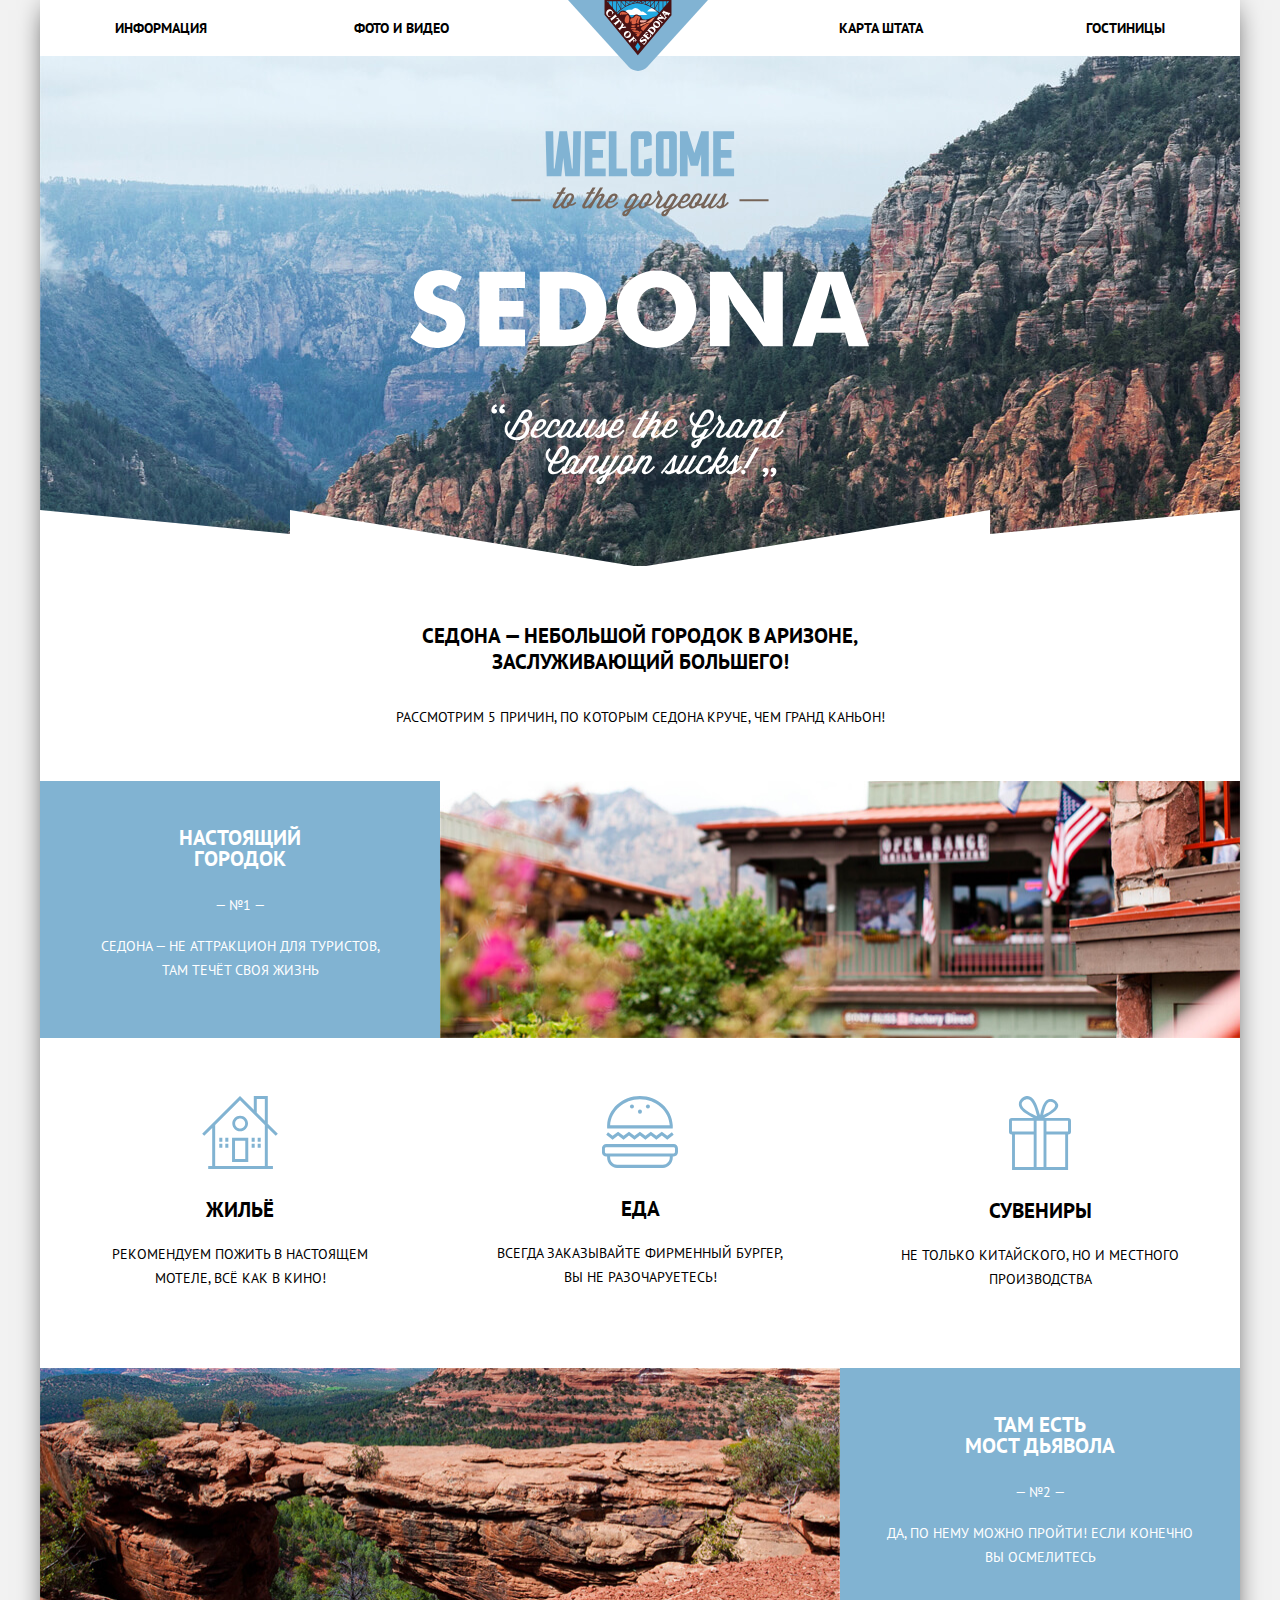
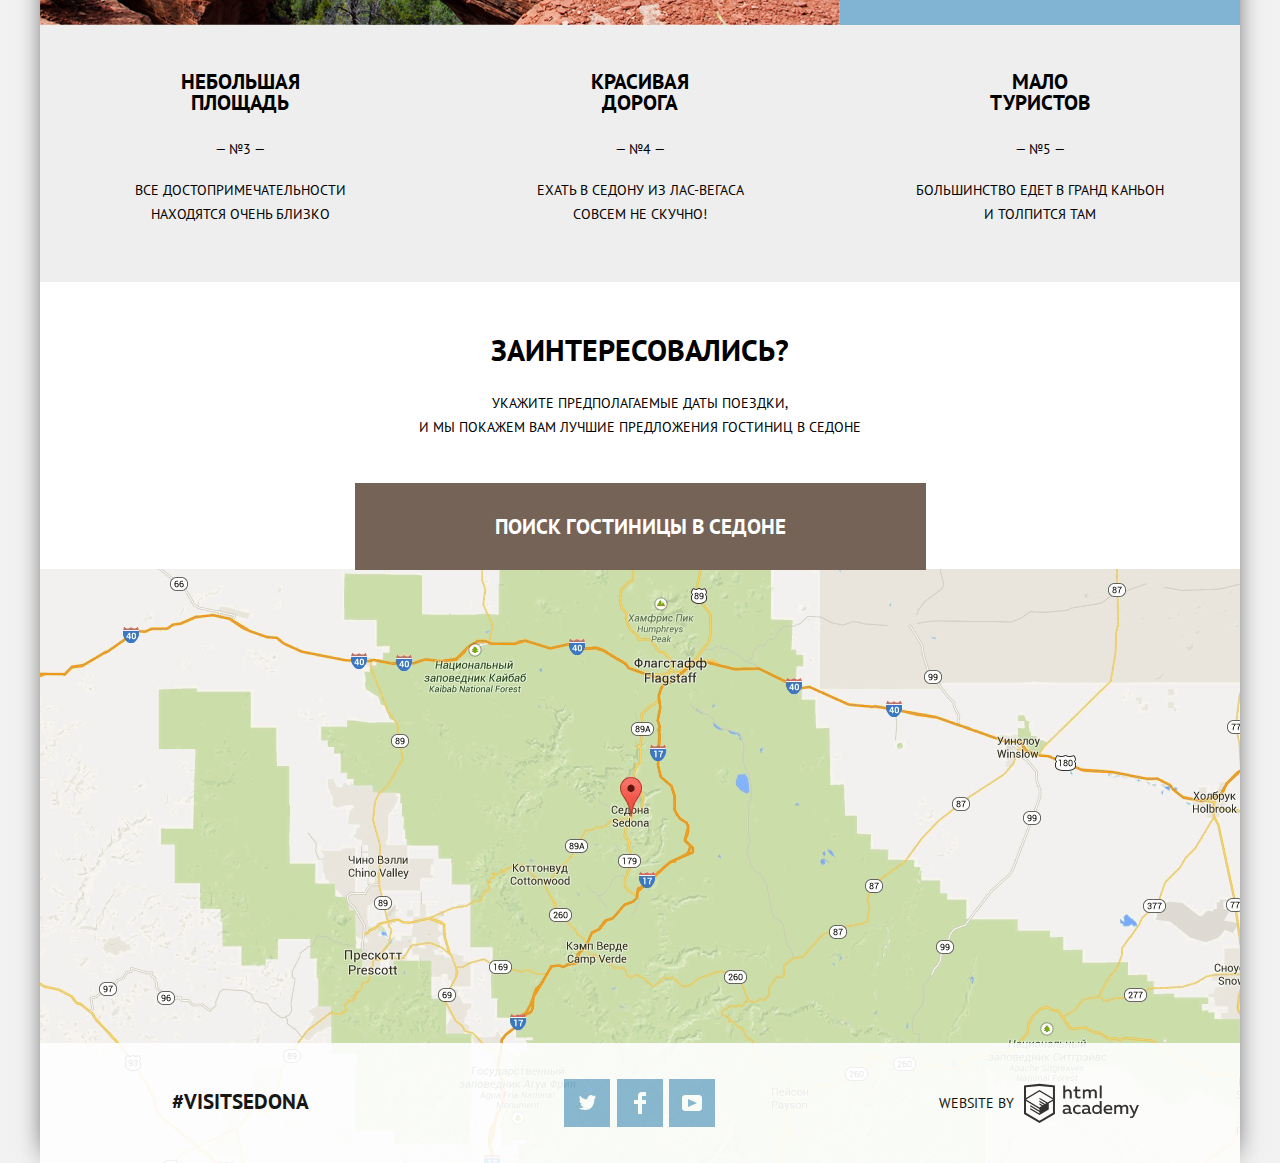
<file: index.html>
<!DOCTYPE html>
<html lang="ru">
  <head>
    <meta charset="utf-8">
    <title>Город Седона</title>
    <link href="https://fonts.googleapis.com/css?family=PT+Sans:400,700&amp;subset=cyrillic-ext" rel="stylesheet">
    <link href="css/normalize.css" rel="stylesheet">
    <link href="css/min-style.css" rel="stylesheet"> 
    <!-- <link rel="stylesheet" type="text/css" href="css/style.css"> -->
  </head>
  <body>
    <header class="main-header">
      <nav class="main-navigation">
        <a class="main-header-logo" href="#"><img src="img/logo-sedona.svg" alt="Логотип города Седона" width="140" height="71"></a>
        <ul class="site-navigation">
          <li class="left-navigation info-navigation">
            <a href="info.html">Информация</a>
          </li>
          <li class="left-navigation photos-navigation">
            <a href="gallery.html">Фото и видео</a>
          </li>
          <li class="right-navigation map-navigation">
            <a href="map.html">Карта штата</a>
          </li>
          <li class="right-navigation hostel-navigation">
            <a href="catalog.html">Гостиницы</a>
          </li>
        </ul> 
      </nav>
      <div class="main-cover">
         <img src="img/index-bg2.jpg" width="1200" height="510" alt="">
      </div>
    </header> 
    <main class="container">
      <h1 class="visually-hidden">Город Седона</h1>
      <section class="features">
        <h2 class="visually-hidden">Преимущества</h2>
        <div class="features-title">
          <h2>Седона — небольшой городок в Аризоне, заслуживающий большего!</h2>
          <p>Рассмотрим 5 причин, по которым Седона круче, чем гранд каньон!</p>
        </div>
        <ul class="features-list">
          <li class="feature-item-select">
            <div class="feature-item">
              <h3>Настоящий городок</h3>
              <p class="number">— №1 —</p>
              <p class="description">Седона — не аттракцион для туристов, там течёт своя жизнь</p>
            </div>
            <img src="img/real-town.jpg" alt="Настоящий городок" width="800" height="256">
          </li>
          <li>
            <ul class="more-advanture">
              <li class="feature-item"> 
                <img src="img/icon-1.svg" alt="Иконка жилья" width="76" height="76">
                <h3>Жильё</h3>
                <p class="description">Рекомендуем пожить в настоящем мотеле, всё как в кино!</p>
              </li>
              <li class="feature-item">
                <img src="img/icon-3.svg" alt="Иконка еды" width="76" height="76">
                <h3>Еда</h3>
                <p class="description">Всегда заказывайте фирменный бургер, вы не разочаруетесь!</p>
              </li>
              <li class="feature-item">
                <img src="img/icon-2.svg" alt="Иконка сувениров" width="62" height="76">
                <h3>Сувениры</h3>
                <p class="description">Не только китайского, но и местного производства</p>
              </li>
            </ul> 
          </li>
          <li class="feature-item-select">
            <img src="img/bridge.jpg" alt="Фотография моста дьявола" width="800" height="256">
            <div class="feature-item">
              <h3>Там есть<br>Мост дьявола</h3>
              <p class="number">— №2 —</p>
              <p class="description">Да, по нему можно пройти! Если конечно вы осмелитесь</p>
            </div>
          </li>
        </ul>
        <ul class="wrap">
          <li class="feature-item item-wrapper">
            <h3>Небольшая площадь</h3>
            <p class="number">— №3 —</p>
            <p class="description">Все достопримечательности находятся очень близко</p>
          </li>
          <li class="feature-item item-wrapper">
            <h3>Красивая дорога</h3>
            <p class="number">— №4 —</p>
            <p class="description">Ехать в Седону из Лас-Вегаса совсем не скучно!</p>
          </li>
          <li class="feature-item item-wrapper">
            <h3>Мало туристов</h3>
            <p class="number">— №5 —</p>
            <p class="description">Большинство едет в гранд каньон и толпится там</p>
          </li>
        </ul>
      </section>
      <section class="appointment"> <!--Блок заинтересовались? ... -->
        <h2>Заинтересовались?</h2>
        <p class="appointment-info">Укажите предполагаемые даты поездки, <br> и мы покажем вам лучшие предложения гостиниц в седоне</p>
        <div class="wrapper">
          <a href="#" class="appointment-button">Поиск гостиницы в Седоне</a>
          <div class="modal"> <!-- Селектор "modal" используется для скриптов открытия и закрытия формы-->
            <div class="pop-up">
              <form class="appointment-form" action="https://echo.htmlacademy.ru" method="post">
                <div class="form">
                  <p class="appointment-item">
                    <label for="date-arrival">Дата заезда:</label>
                    <input id="date-arrival" type="text" name="date-arrival" value="24 апреля 2017"> <!-- required - функция при не заполнении формы-->
                    <button type="button" class="btn-calendar" name="calendar" aria-label="Показать календарь">
                      <svg xmlns="http://www.w3.org/2000/svg" width="21" height="22" viewBox="0 0 21 22"><path d="M19.251 2.025h-2.845V.648c0-.381-.294-.689-.656-.689-.363 0-.656.308-.656.689v1.377h-3.938V.648c0-.381-.294-.689-.655-.689-.363 0-.657.308-.657.689v1.377H5.906V.648c0-.381-.294-.689-.656-.689-.363 0-.657.308-.657.689v1.377H1.75C.784 2.025 0 2.847 0 3.862v16.302C0 21.179.784 22 1.75 22h17.501c.966 0 1.749-.821 1.749-1.836V3.862c0-1.015-.783-1.837-1.749-1.837zm.437 18.139a.448.448 0 0 1-.437.459H1.75a.45.45 0 0 1-.438-.459V3.862a.45.45 0 0 1 .438-.459h2.844v1.378c0 .381.294.689.657.689.362 0 .656-.308.656-.689V3.403h3.938v1.378c0 .381.294.689.657.689.361 0 .655-.308.655-.689V3.403h3.938v1.378c0 .381.293.689.656.689.362 0 .656-.308.656-.689V3.403h2.845c.241 0 .437.206.437.459v16.302z"/><path d="M4.594 8.225h2.625v2.066H4.594zM4.594 11.668h2.625v2.067H4.594zM4.594 15.112h2.625v2.066H4.594zM9.188 15.112h2.625v2.066H9.188zM9.188 11.668h2.625v2.067H9.188zM9.188 8.225h2.625v2.066H9.188zM13.781 15.112h2.625v2.066h-2.625zM13.781 11.668h2.625v2.067h-2.625zM13.781 8.225h2.625v2.066h-2.625z"/></svg>
                    </button>
                  </p>
                  <p class="appointment-item">
                    <label for="date-departure">Дата выезда:</label>
                    <input id="date-departure" type="text" name="date-departure" value="4 июля 2017"> <!--placeholder="4 июля 2017">-->
                    <button type="button" class="btn-calendar" name="calendar" aria-label="Показать календарь">
                      <svg xmlns="http://www.w3.org/2000/svg" width="21" height="22" viewBox="0 0 21 22">
                        <path d="M19.251 2.025h-2.845V.648c0-.381-.294-.689-.656-.689-.363 0-.656.308-.656.689v1.377h-3.938V.648c0-.381-.294-.689-.655-.689-.363 0-.657.308-.657.689v1.377H5.906V.648c0-.381-.294-.689-.656-.689-.363 0-.657.308-.657.689v1.377H1.75C.784 2.025 0 2.847 0 3.862v16.302C0 21.179.784 22 1.75 22h17.501c.966 0 1.749-.821 1.749-1.836V3.862c0-1.015-.783-1.837-1.749-1.837zm.437 18.139a.448.448 0 0 1-.437.459H1.75a.45.45 0 0 1-.438-.459V3.862a.45.45 0 0 1 .438-.459h2.844v1.378c0 .381.294.689.657.689.362 0 .656-.308.656-.689V3.403h3.938v1.378c0 .381.294.689.657.689.361 0 .655-.308.655-.689V3.403h3.938v1.378c0 .381.293.689.656.689.362 0 .656-.308.656-.689V3.403h2.845c.241 0 .437.206.437.459v16.302z"/>
                        <path d="M4.594 8.225h2.625v2.066H4.594zM4.594 11.668h2.625v2.067H4.594zM4.594 15.112h2.625v2.066H4.594zM9.188 15.112h2.625v2.066H9.188zM9.188 11.668h2.625v2.067H9.188zM9.188 8.225h2.625v2.066H9.188zM13.781 15.112h2.625v2.066h-2.625zM13.781 11.668h2.625v2.067h-2.625zM13.781 8.225h2.625v2.066h-2.625z"/>
                      </svg>
                    </button>
                  </p>
                  <div class="quantity">
                    <p class="adults">
                      <label for="appointment-adults" class="adults-label">Взрослые:</label>
                    </p>
                    <div class="adults-group">
                      <button type="button" class="number-less" name="minus" aria-label="Уменьшить количество взрослых">−</button>
                      <input id="appointment-adults" type="text" name="adults" value="2">
                      <button type="button" class="number-more" name="plus" aria-label="Увеличить количество взрослых">+</button>
                    </div>
                    <p class="children">
                      <label for="appointment-children" class="children-label">Дети:</label>
                    </p>
                    <div class="children-group">
                      <button type="button" class="number-less" name="minus" aria-label="Уменьшить количество детей">−</button>
                      <input id="appointment-children" type="text" name="children" value="0">
                      <button type="button" class="number-more" name="plus" aria-label="увеличить количесво детей">+</button>
                    </div>
                  </div>
                  <button class="button" type="submit">Найти</button>
                </div>
              </form>
            </div>
          </div>
        </div>
      </section>
      <section class="modal-map">
        <h2 class="visually-hidden">Как до нас добраться</h2>
        <img src="img/map.png" width="1200" height="593" alt="Небольшой город Седона находится на севере штата Аризона в США">
        <iframe src="https://www.google.com/maps/embed?pb=!1m18!1m12!1m3!1d24542.533519366385!2d-111.80307256160731!3d34.86148368827698!2m3!1f0!2f0!3f0!3m2!1i1024!2i768!4f13.1!3m3!1m2!1s0x872da132f942b00d%3A0x5548c523fa6c8efd!2z0KHQtdC00L7QvdCwLCDQkNGA0LjQt9C-0L3QsCA4NjMzNiwg0KHQqNCQ!5e0!3m2!1sru!2sru!4v1551609741434" width="1200" height="474" allowfullscreen></iframe>
      </section>
    </main>
    <footer class="main-footer index-footer">
      <div>
        <p class="hashtag-town">#visitSEDONA</p>
      </div>
      <div class="footer-social">
        <ul>
          <li>
            <a class="social-button" href="#">
              <span class="visually-hidden"> twitter</span>
              <svg xmlns="http://www.w3.org/2000/svg" xmlns:xlink="http://www.w3.org/1999/xlink" width="17" height="15" viewBox="0 0 17 15">
                <path fill="#FFF" d="M10.95.144c1.685-.496 2.984.27 3.577 1.179.673-.231 1.331-.481 2.011-.708a2.345 2.345 0 0 1-.857 1.768c.685.17 1.304-.491 1.304-.491-.169 1-1.006 1.788-1.563 2.024-.231 6.75-3.175 11.217-10.077 11.082h-.446c-.41 0-4.164-.46-4.898-1.887 2.271.196 3.893-.422 4.693-1.177-.96-.3-2.679-.477-2.979-2.95.349.106.564.228 1.19.119C1.705 8.247.374 7.53.448 5.33c.285.328 1.067.536 1.34.472C1.085 5.561-.182 2.442.894.85c1.818 1.854 3.735 3.606 7.152 3.773C8.254 2.33 9.183.793 10.95.144z"/>
              </svg>
            </a>
          </li>
          <li>
            <a class="social-button" href="#">
              <span class="visually-hidden">facebook</span>
              <svg xmlns="http://www.w3.org/2000/svg" width="12" height="22" viewBox="0 0 12 22">
                <path fill="#FFF" d="M12 4V0H8a4 4 0 0 0-4 4v4H0v4h4v10h4V12h4V8H8V4h4z"/>
              </svg>
            </a>
          </li>
          <li>
            <a class="social-button" href="#">
              <span class="visually-hidden">youtube</span>
              <svg xmlns="http://www.w3.org/2000/svg" xmlns:xlink="http://www.w3.org/1999/xlink" width="20" height="16" viewBox="0 0 20 16">
                <path fill="#FFF" d="M17 0H3C1.35 0 0 1.35 0 3v10c0 1.65 1.35 3 3 3h14c1.65 0 3-1.35 3-3V3c0-1.65-1.35-3-3-3zM6.027 11.998V4.002L15.014 8l-8.987 3.998z"/>
              </svg>
            </a>
          </li>
        </ul>
      </div>
      <div class="footer-copyright">
        <p>Website by</p> 
        <a class="logo-htmlacademy" href="https://htmlacademy.ru/intensive/htmlcss">
          <span class="visually-hidden">Разработано HTMLacademy</span> 
          <svg xmlns="http://www.w3.org/2000/svg" width="115" height="41" viewBox="0 0 108.08 36.85">
            <path d="M44.61,26.88a2,2,0,0,0,.55-0.1v1.33a3.25,3.25,0,0,1-1.18.21,1.67,1.67,0,0,1-1.67-1,4.84,4.84,0,0,1-3.14,1.08c-1.51,0-2.91-.83-2.91-2.55,0-2.13,2-2.79,3.71-2.79a11.08,11.08,0,0,1,2.17.25v-0.3c0-1-.76-1.77-2.19-1.77a7.42,7.42,0,0,0-3,.64v-1.7a10.21,10.21,0,0,1,3.19-.55c2.36,0,3.81,1.12,3.81,3.65v3a0.54,0.54,0,0,0,.49.59h0.17Zm-6.44-1.13A1.35,1.35,0,0,0,39.63,27h0.11a3.39,3.39,0,0,0,2.41-1V24.58a9.72,9.72,0,0,0-1.81-.21c-1,0-2.16.33-2.16,1.38h0Zm12.36-6.11a5,5,0,0,1,2.57.64V22a4.08,4.08,0,0,0-2.3-.7,2.75,2.75,0,1,0,0,5.49,5,5,0,0,0,2.43-.64v1.71a6.27,6.27,0,0,1-2.76.57A4.21,4.21,0,0,1,46,24.51q0-.21,0-0.41a4.32,4.32,0,0,1,4.18-4.46h0.38Zm12.17,7.24a2,2,0,0,0,.55-0.1v1.33a3.25,3.25,0,0,1-1.18.21,1.67,1.67,0,0,1-1.67-1,4.84,4.84,0,0,1-3.14,1.08c-1.51,0-2.91-.83-2.91-2.55,0-2.13,2-2.79,3.71-2.79a11.08,11.08,0,0,1,2.17.25v-0.3c0-1-.76-1.77-2.19-1.77a7.42,7.42,0,0,0-3,.64v-1.7a10.21,10.21,0,0,1,3.19-.55c2.36,0,3.81,1.12,3.81,3.65v3a0.54,0.54,0,0,0,.49.59h0.17Zm-6.44-1.13A1.35,1.35,0,0,0,57.73,27h0.11a3.39,3.39,0,0,0,2.41-1V24.58a9.72,9.72,0,0,0-1.81-.21c-1.06,0-2.16.33-2.16,1.38h0ZM73,16V28.2H71.35V26.88a3.88,3.88,0,0,1-3.19,1.54,4.4,4.4,0,0,1,0-8.78,3.81,3.81,0,0,1,3,1.3V16H73Zm-4.53,5.22a2.76,2.76,0,1,0,0,5.52A2.86,2.86,0,0,0,71.15,25V23A2.91,2.91,0,0,0,68.49,21.27ZM79,19.64c3.31,0,4.46,2.68,3.92,5.09H76.7c0.21,1.5,1.67,2.11,3.19,2.11a6.11,6.11,0,0,0,2.64-.59v1.6a7.14,7.14,0,0,1-3,.57C77,28.42,74.78,27,74.78,24a4.18,4.18,0,0,1,4-4.39H79Zm0.09,1.54a2.28,2.28,0,0,0-2.44,2.1v0.06H81.3A2,2,0,0,0,79.13,21.18Zm5.73,7V19.87h1.65v1a3.81,3.81,0,0,1,2.78-1.27A2.86,2.86,0,0,1,91.89,21a4.12,4.12,0,0,1,2.91-1.33A3.06,3.06,0,0,1,98,23V28.2h-1.9V23.05a1.59,1.59,0,0,0-1.42-1.75H94.42a2.8,2.8,0,0,0-2.07,1.12V28.2h-1.9V23.05A1.59,1.59,0,0,0,89,21.31H88.8a3,3,0,0,0-2.21,1.29v5.63H84.86Zm21.31-8.33h1.9l-3.91,9.46c-0.9,2.17-2.09,2.86-3.35,2.86a4.76,4.76,0,0,1-1.1-.14V30.46a2.86,2.86,0,0,0,.85.12c0.9,0,1.58-.64,2.07-1.9l0.17-.42-4-8.4h2l2.86,6.29ZM38.73,1.46V6.22a3.81,3.81,0,0,1,2.7-1.14,3.25,3.25,0,0,1,3.44,3.4v5.15H43V8.72a1.81,1.81,0,0,0-1.61-2h-0.3a2.93,2.93,0,0,0-2.32,1.39v5.52h-1.9V1.46h1.9ZM49.94,2.31v3h3V6.91h-3v3.81c0,1.1.5,1.46,1.58,1.46a4.49,4.49,0,0,0,1.69-.33v1.6A6.8,6.8,0,0,1,51,13.8a2.55,2.55,0,0,1-2.86-2.74V6.89H46.58V5.26h1.5V2.74Zm5.4,11.31V5.28H57v1A3.81,3.81,0,0,1,59.77,5a2.86,2.86,0,0,1,2.6,1.33A4.12,4.12,0,0,1,65.28,5,3.06,3.06,0,0,1,68.44,8.4v5.21h-1.9V8.46a1.59,1.59,0,0,0-1.42-1.75H64.89a2.8,2.8,0,0,0-2.07,1.12v5.78h-1.9V8.46A1.59,1.59,0,0,0,59.5,6.71H59.27A3,3,0,0,0,57.06,8v5.63H55.34ZM71.17,1.45H73V13.6H71.17V1.45ZM14.71,0H14.55L0,1.54V28.21l14.55,8.66,14.55-8.66V1.54Zm12.5,27.1L14.55,34.64,1.9,27.12V16.18l12.59,7.5V25L5.86,19.9v1.31l8.68,5.21v1.39L5.87,22.65V24l8.68,5.21,8.75-5.24V18.31L27.2,16V27.12Zm0-12.53-3.48,2-1.6,1L14.51,13v1.31L21,18.23H21l-0.14.09-1,.54-5.37-3.2V17l4.24,2.52-1,.67-3.2-1.9v1.31l2.1,1.24L14.5,22.1,2,14.65,14.51,7.11Zm0-1.32L14.49,5.76,1.91,13.25v-10L14.56,1.92,27.21,3.25v10h0Z" transform="translate(0 -0.02)" fill="#231f20"/>
          </svg>
        </a>
      </div>
    </footer>
    <script src="js/min-script.js"></script>
  </body>
</html>
</file>
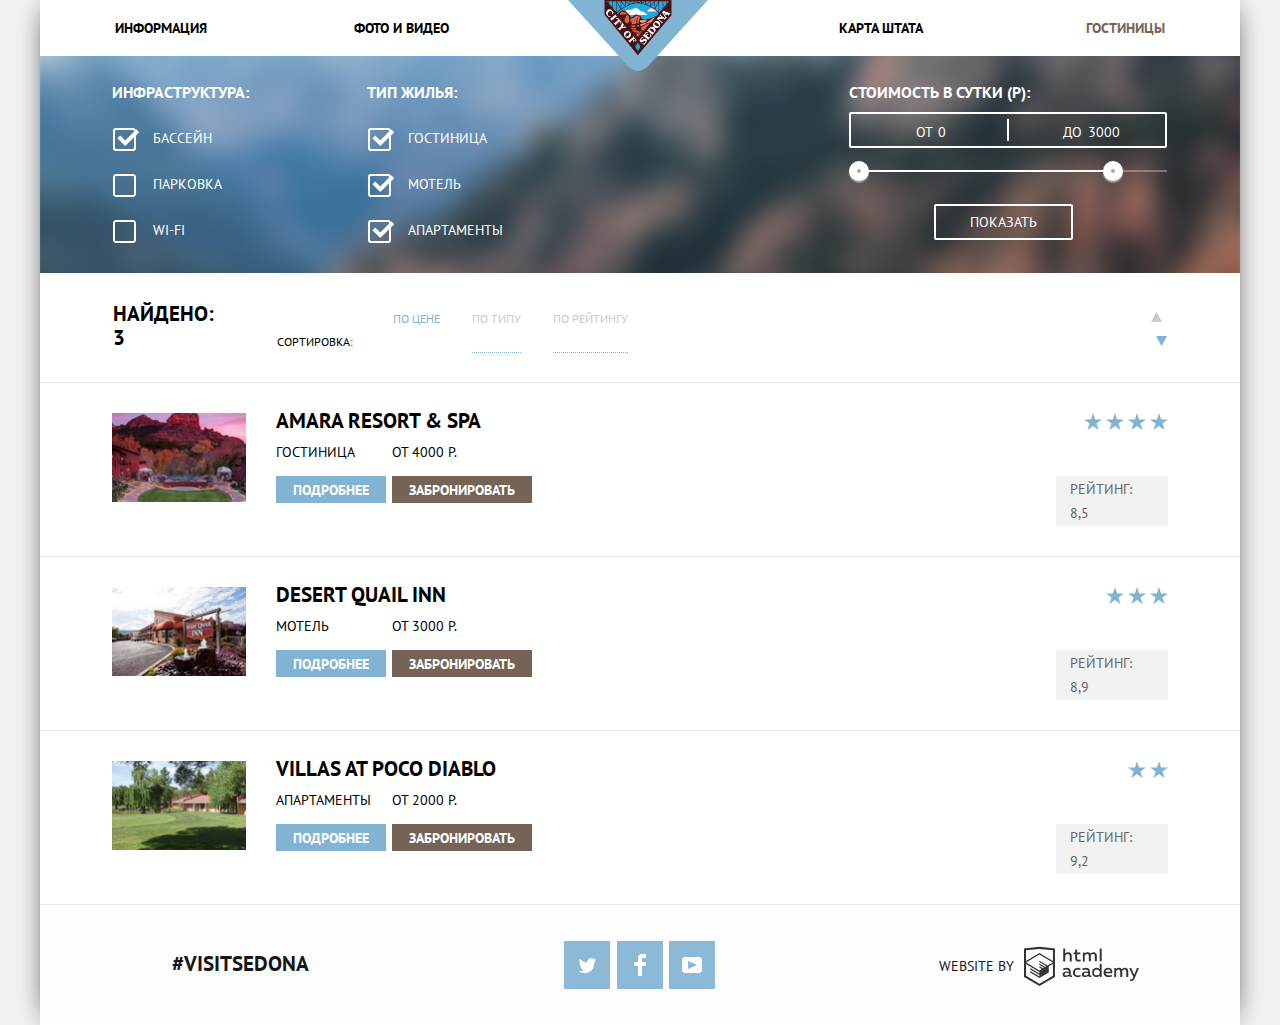
<file: catalog.html>
<!DOCTYPE html>
<html lang="ru">
  <head>
    <meta charset="utf-8">
    <title>Город Седона</title>
    <link href="https://fonts.googleapis.com/css?family=PT+Sans:400,700&amp;subset=cyrillic-ext" rel="stylesheet">
    <link href="css/normalize.css" rel="stylesheet">
    <link href="css/min-style.css" rel="stylesheet">
  </head>
  <body>
    <header class="main-header">
      <nav class="main-navigation">
        <a class="main-header-logo" href="index.html">
          <img src="img/logo-sedona.svg" alt="Логотип города Седона" width="140" height="71">
        </a>
        <ul class="site-navigation">
          <li class="left-navigation info-navigation">
            <a href="info.html">Информация</a>
          </li>
          <li class="left-navigation photos-navigation">
            <a href="gallery.html">Фото и видео</a>
          </li>
          <li class="right-navigation map-navigation">
            <a href="map.html">Карта штата</a>
          </li>
          <li class="site-navigation-current right-navigation hostel-navigation">
            <a href="catalog.html">Гостиницы</a>
          </li>
        </ul> 
      </nav>
    </header> 
    <main class="container">
      <h1 class="visually-hidden">Страница гостиницы</h1>
      <section class="filters">
        <h2 class="visually-hidden" >Инфраструктура:</h2>
        <form class="filter" method="get" action="https://echo.htmlacademy.ru">
          <fieldset>
            <legend class="filter-section">Инфраструктура:</legend>
            <ul>
              <li class="filter-option">
                <input class="filter-input filter-input-checkbox" type="checkbox" name="pool" id="filter-pool" checked> <!-- disabled -->
                <label class="disabled" for="filter-pool">Бассейн</label>
              </li>
              <li class="filter-option">
                <input class="filter-input filter-input-checkbox" type="checkbox" name="parking" id="filter-parking"> 
                <label class="disabled" for="filter-parking">Парковка</label>
              </li>
              <li class="filter-option">
                <input class="filter-input filter-input-checkbox" type="checkbox" name="Wi-fi" id="filter-Wi-fi"> <!-- disabled checked -->
                <label class="disabled" for="filter-Wi-fi">Wi-fi</label>
              </li>
            </ul>
          </fieldset>
          <fieldset class="type-home">
            <legend class="filter-section">Тип жилья:</legend>
            <ul>
              <li class="filter-option">
                <input class="filter-input filter-input-checkbox" type="checkbox" name="hostel" id="filter-hostel" checked> 
                <label class="disabled" for="filter-hostel">Гостиница</label>
              </li>
              <li class="filter-option">
                <input class="filter-input filter-input-checkbox" type="checkbox" name="motel" id="filter-motel" checked> 
                <label class="disabled" for="filter-motel">Мотель</label>
              </li>
              <li class="filter-option">
                <input class="filter-input filter-input-checkbox" type="checkbox" name="apartments" id="filter-apartments" checked>
                <label class="disabled" for="filter-apartments">Апартаменты</label>
              </li>
            </ul>
          </fieldset>
          <div class="filter-range">
            <div class="filter-range-title">Стоимость в сутки (р):</div>
            <div class="price-controls">
              <label class="min-price">от <input type="text" name="min-price" value="0"></label>
              <label class="max-price">до <input type="text" name="max-price" value="3000"></label>
            </div>
            <div class="range-controls">
              <div class="scale">
                <div class="bar"></div>
              </div>
              <div class="range-toggle range-toggle-min"></div>
              <div class="range-toggle range-toggle-max"></div>
            </div>
            <button class="btn-transparent" type="submit">Показать</button> 
          </div>
        </form>
      </section>
      <!-- Блок с сортировкой товаров - начало --- -->
      <section class="sort">
        <h2>Найдено: 3</h2>
        <p>Сортировка:</p>
        <div class="sorting">
          <div class="sort-item">
            <a class="sort-item-link active-sort-item" href="#">По цене</a>
            <a class="sort-item-link" href="#">По типу</a>
            <a class="sort-item-link" href="#">По рейтингу</a>
          </div>
          <div class="sort-up-down">
            <a class="sort-up" href="#">
              <svg xmlns="http://www.w3.org/2000/svg" width="11" height="10" viewBox="0 0 11 10"><path fill="#cacaca" d="M5.5 0L0 10h11z"/><title>Кнопка сортировки вверх</title></svg>
            </a>
            <a class="sort-down active-sort" href="#">
              <svg xmlns="http://www.w3.org/2000/svg" width="11" height="10" viewBox="0 0 11 10"><path fill="#cacaca" d="M5.5 10L0 0h11"/><title>Кнопка сортировки вниз</title></svg>
            </a>
          </div>
        </div>
      </section><!-- Блок с сортировкой товаров - конец --- -->
      <section class="catalog">
        <h2 class="visually-hidden">Список гостиниц в Седоне</h2>
        <ul class="catalog-list">
          <li class="catalog-item work">
            <div class="picture">
              <a href="#">
                <img src="img/amara-resort.jpg" alt="Фотография Amara Resort SPA" width="135" height="90">
              </a>
            </div>
            <section class="info-item">
              <div class="about">
                <h3 class="info-caption">Amara Resort & Spa</h3>
                <div class="info-about">
                  <div>
                    <p class="info-text">Гостиница</p>
                    <a href="#" class="info-link left"> Подробнее</a>
                  </div>
                  <div>
                    <p class="info-price">От 4000 Р.</p>
                    <a href="#" class="info-link right"> Забронировать</a>
                  </div>
                </div>
              </div>
            </section>
            <div class="star">
              <span aria-label="Популярность гостиницы: 4 звезды">
                <img src="img/star.svg" alt="Звезда 1" width="18" height="17">
                <img src="img/star.svg" alt="Звезда 2" width="18" height="17">
                <img src="img/star.svg" alt="Звезда 3" width="18" height="17">
                <img src="img/star.svg" alt="Звезда 4" width="18" height="17">
              </span>
              <p class="rating">Рейтинг: 8,5</p>
            </div>
          </li>
          <li class="catalog-item work">
            <div class="picture">
              <a href="#">
                <img src="img/desert-quail-inn.jpg" alt="Фотография Desert Quail Inn" width="135" height="90">
              </a>
            </div>
            <section class="info-item">
              <div class="about">
                <h3 class="info-caption">Desert Quail Inn</h3>
                <div class="info-about">
                  <div>
                    <p class="info-text">Мотель</p>
                    <a href="#" class="info-link left"> Подробнее</a>
                  </div>
                  <div>
                    <p class="info-price">От 3000 Р.</p>
                    <a href="#" class="info-link right"> Забронировать</a>
                  </div>
                </div>
              </div>
            </section>
            <div class="star">
              <span aria-label="Популярность гостиницы: 3 звезды">
                <img src="img/star.svg" alt="Звезда 1" width="18" height="17">
                <img src="img/star.svg" alt="Звезда 2" width="18" height="17">
                <img src="img/star.svg" alt="Звезда 3" width="18" height="17">
              </span> 
              <p class="rating">Рейтинг: 8,9</p>
            </div>
          </li>
          <li class="catalog-item work">
            <div class="picture">
              <a href="#">
                <img src="img/villas-at-poco-diablo.jpg" alt="Фотография Villas at Poco Diablo" width="135" height="90">
              </a>
            </div> 
            <section class="info-item">
              <div class="about">
                <h3 class="info-caption">Villas at Poco Diablo</h3>
                <div class="info-about">
                  <div>
                    <p class="info-text">Апартаменты</p>
                    <a href="#" class="info-link left"> Подробнее</a>
                  </div>
                  <div>
                    <p class="info-price">От 2000 Р.</p>
                    <a href="#" class="info-link right"> Забронировать</a>
                  </div>
                </div>
              </div>
            </section>
            <div class="star">
              <span aria-label="Популярность гостиницы: 2 звезды">
                <img src="img/star.svg" alt="Звезда 1" width="18" height="17">
                <img src="img/star.svg" alt="Звезда 2" width="18" height="17">
              </span> 
              <p class="rating">Рейтинг: 9,2</p>
            </div>
          </li>
        </ul>
      </section>
    </main>
    <footer class="main-footer">
      <div>
        <p class="hashtag-town">#visitSEDONA</p>
      </div>
      <div class="footer-social">
        <ul>
          <li>
            <a class="social-button" href="#">
              <span class="visually-hidden"> twitter</span>
              <svg xmlns="http://www.w3.org/2000/svg" xmlns:xlink="http://www.w3.org/1999/xlink" width="17" height="15" viewBox="0 0 17 15">
                <path fill="#FFF" d="M10.95.144c1.685-.496 2.984.27 3.577 1.179.673-.231 1.331-.481 2.011-.708a2.345 2.345 0 0 1-.857 1.768c.685.17 1.304-.491 1.304-.491-.169 1-1.006 1.788-1.563 2.024-.231 6.75-3.175 11.217-10.077 11.082h-.446c-.41 0-4.164-.46-4.898-1.887 2.271.196 3.893-.422 4.693-1.177-.96-.3-2.679-.477-2.979-2.95.349.106.564.228 1.19.119C1.705 8.247.374 7.53.448 5.33c.285.328 1.067.536 1.34.472C1.085 5.561-.182 2.442.894.85c1.818 1.854 3.735 3.606 7.152 3.773C8.254 2.33 9.183.793 10.95.144z"/>
              </svg>
            </a>
          </li>
          <li>
            <a class="social-button" href="#">
              <span class="visually-hidden">facebook</span>
              <svg xmlns="http://www.w3.org/2000/svg" width="12" height="22" viewBox="0 0 12 22">
                <path fill="#FFF" d="M12 4V0H8a4 4 0 0 0-4 4v4H0v4h4v10h4V12h4V8H8V4h4z"/>
              </svg>
            </a>
          </li>
          <li>
            <a class="social-button" href="#">
              <span class="visually-hidden">youtube</span>
              <svg xmlns="http://www.w3.org/2000/svg" xmlns:xlink="http://www.w3.org/1999/xlink" width="20" height="16" viewBox="0 0 20 16">
                <path fill="#FFF" d="M17 0H3C1.35 0 0 1.35 0 3v10c0 1.65 1.35 3 3 3h14c1.65 0 3-1.35 3-3V3c0-1.65-1.35-3-3-3zM6.027 11.998V4.002L15.014 8l-8.987 3.998z"/>
              </svg>
            </a>
          </li>
        </ul>
      </div>
      <div class="footer-copyright">
        <p>Website by</p> 
        <a class="logo-htmlacademy" href="https://htmlacademy.ru/intensive/htmlcss">
          <span class="visually-hidden">Разработано HTMLacademy</span> 
          <svg xmlns="http://www.w3.org/2000/svg" width="115" height="41" viewBox="0 0 108.08 36.85">
            <path d="M44.61,26.88a2,2,0,0,0,.55-0.1v1.33a3.25,3.25,0,0,1-1.18.21,1.67,1.67,0,0,1-1.67-1,4.84,4.84,0,0,1-3.14,1.08c-1.51,0-2.91-.83-2.91-2.55,0-2.13,2-2.79,3.71-2.79a11.08,11.08,0,0,1,2.17.25v-0.3c0-1-.76-1.77-2.19-1.77a7.42,7.42,0,0,0-3,.64v-1.7a10.21,10.21,0,0,1,3.19-.55c2.36,0,3.81,1.12,3.81,3.65v3a0.54,0.54,0,0,0,.49.59h0.17Zm-6.44-1.13A1.35,1.35,0,0,0,39.63,27h0.11a3.39,3.39,0,0,0,2.41-1V24.58a9.72,9.72,0,0,0-1.81-.21c-1,0-2.16.33-2.16,1.38h0Zm12.36-6.11a5,5,0,0,1,2.57.64V22a4.08,4.08,0,0,0-2.3-.7,2.75,2.75,0,1,0,0,5.49,5,5,0,0,0,2.43-.64v1.71a6.27,6.27,0,0,1-2.76.57A4.21,4.21,0,0,1,46,24.51q0-.21,0-0.41a4.32,4.32,0,0,1,4.18-4.46h0.38Zm12.17,7.24a2,2,0,0,0,.55-0.1v1.33a3.25,3.25,0,0,1-1.18.21,1.67,1.67,0,0,1-1.67-1,4.84,4.84,0,0,1-3.14,1.08c-1.51,0-2.91-.83-2.91-2.55,0-2.13,2-2.79,3.71-2.79a11.08,11.08,0,0,1,2.17.25v-0.3c0-1-.76-1.77-2.19-1.77a7.42,7.42,0,0,0-3,.64v-1.7a10.21,10.21,0,0,1,3.19-.55c2.36,0,3.81,1.12,3.81,3.65v3a0.54,0.54,0,0,0,.49.59h0.17Zm-6.44-1.13A1.35,1.35,0,0,0,57.73,27h0.11a3.39,3.39,0,0,0,2.41-1V24.58a9.72,9.72,0,0,0-1.81-.21c-1.06,0-2.16.33-2.16,1.38h0ZM73,16V28.2H71.35V26.88a3.88,3.88,0,0,1-3.19,1.54,4.4,4.4,0,0,1,0-8.78,3.81,3.81,0,0,1,3,1.3V16H73Zm-4.53,5.22a2.76,2.76,0,1,0,0,5.52A2.86,2.86,0,0,0,71.15,25V23A2.91,2.91,0,0,0,68.49,21.27ZM79,19.64c3.31,0,4.46,2.68,3.92,5.09H76.7c0.21,1.5,1.67,2.11,3.19,2.11a6.11,6.11,0,0,0,2.64-.59v1.6a7.14,7.14,0,0,1-3,.57C77,28.42,74.78,27,74.78,24a4.18,4.18,0,0,1,4-4.39H79Zm0.09,1.54a2.28,2.28,0,0,0-2.44,2.1v0.06H81.3A2,2,0,0,0,79.13,21.18Zm5.73,7V19.87h1.65v1a3.81,3.81,0,0,1,2.78-1.27A2.86,2.86,0,0,1,91.89,21a4.12,4.12,0,0,1,2.91-1.33A3.06,3.06,0,0,1,98,23V28.2h-1.9V23.05a1.59,1.59,0,0,0-1.42-1.75H94.42a2.8,2.8,0,0,0-2.07,1.12V28.2h-1.9V23.05A1.59,1.59,0,0,0,89,21.31H88.8a3,3,0,0,0-2.21,1.29v5.63H84.86Zm21.31-8.33h1.9l-3.91,9.46c-0.9,2.17-2.09,2.86-3.35,2.86a4.76,4.76,0,0,1-1.1-.14V30.46a2.86,2.86,0,0,0,.85.12c0.9,0,1.58-.64,2.07-1.9l0.17-.42-4-8.4h2l2.86,6.29ZM38.73,1.46V6.22a3.81,3.81,0,0,1,2.7-1.14,3.25,3.25,0,0,1,3.44,3.4v5.15H43V8.72a1.81,1.81,0,0,0-1.61-2h-0.3a2.93,2.93,0,0,0-2.32,1.39v5.52h-1.9V1.46h1.9ZM49.94,2.31v3h3V6.91h-3v3.81c0,1.1.5,1.46,1.58,1.46a4.49,4.49,0,0,0,1.69-.33v1.6A6.8,6.8,0,0,1,51,13.8a2.55,2.55,0,0,1-2.86-2.74V6.89H46.58V5.26h1.5V2.74Zm5.4,11.31V5.28H57v1A3.81,3.81,0,0,1,59.77,5a2.86,2.86,0,0,1,2.6,1.33A4.12,4.12,0,0,1,65.28,5,3.06,3.06,0,0,1,68.44,8.4v5.21h-1.9V8.46a1.59,1.59,0,0,0-1.42-1.75H64.89a2.8,2.8,0,0,0-2.07,1.12v5.78h-1.9V8.46A1.59,1.59,0,0,0,59.5,6.71H59.27A3,3,0,0,0,57.06,8v5.63H55.34ZM71.17,1.45H73V13.6H71.17V1.45ZM14.71,0H14.55L0,1.54V28.21l14.55,8.66,14.55-8.66V1.54Zm12.5,27.1L14.55,34.64,1.9,27.12V16.18l12.59,7.5V25L5.86,19.9v1.31l8.68,5.21v1.39L5.87,22.65V24l8.68,5.21,8.75-5.24V18.31L27.2,16V27.12Zm0-12.53-3.48,2-1.6,1L14.51,13v1.31L21,18.23H21l-0.14.09-1,.54-5.37-3.2V17l4.24,2.52-1,.67-3.2-1.9v1.31l2.1,1.24L14.5,22.1,2,14.65,14.51,7.11Zm0-1.32L14.49,5.76,1.91,13.25v-10L14.56,1.92,27.21,3.25v10h0Z" transform="translate(0 -0.02)" fill="#231f20"/>
          </svg>
        </a>
      </div>
    </footer>
  </body>
</html>
</file>
<file: css/min-style.css>
*{-webkit-box-sizing:border-box;box-sizing:border-box}.main-header-logo{position:absolute;left:44%}body{margin:0 auto;width:1200px;font-family:"PT Sans",Arial,sans-serif;font-size:14px;line-height:24px;color:#000;text-transform:uppercase;background-color:#f2f2f2;background-repeat:no-repeat;-webkit-box-shadow:0 0 28px -10px #000;box-shadow:0 0 28px -10px #000;position:relative}a{text-decoration:none}img{max-width:100%;height:auto}.visually-hidden:not(:focus):not(:active),input[type="checkbox"].visually-hidden{position:absolute;clip:rect(0 0 0 0);width:1;height:1;margin:-1;border:0;padding:0;white-space:nowrap;-webkit-clip-path:inset(100%);clip-path:inset(100%);overflow:hidden}.filter{padding-top:26px;padding-right:73px;padding-bottom:0;padding-left:70px;min-height:217px;color:#000;background-color:#698cb2;background-image:url(../img/filter-background.jpg);background-position:top center;background-repeat:no-repeat;display:-webkit-box;display:-ms-flexbox;display:flex;-webkit-box-pack:justify;-ms-flex-pack:justify;justify-content:space-between}.filter legend{margin-bottom:25px}.filter fieldset{padding:0;color:#fff;border:none}.filter ul{list-style:none;line-height:21px;padding:0;margin:0;width:155px}.filter-option{margin-bottom:25px;padding-left:24px}.filter-input{opacity:0}.filter-input:hover label,.filter-input:focus label{color:#fff}.filter-option label{position:relative;display:inline-block;cursor:pointer;-webkit-user-select:none;-moz-user-select:none;-ms-user-select:none;user-select:none}.filter-input-checkbox + label::before{content:"";position:absolute;top:0;left:-40px;width:23px;height:23px;background-image:url(../img/checkbox-off.svg);background-repeat:no-repeat}.filter-input-checkbox:checked + label::after{content:"";position:absolute;top:0;left:-40px;width:27px;height:23px;background-image:url(../img/checkbox-on.svg);background-repeat:no-repeat}.filter-input:focus + label::before{outline:rgb(59,153,252) auto 3px;outline-style:solid}.filter-input-checkbox:disabled + .disable,.filter-input-checkbox:disabled + .disabled::before{opacity:.3}.filter-button[type="submit"]{font-weight:400;color:#fff;border:2px solid white;border-radius:2px;width:141px;height:40px;text-align:center;vertical-align:middle;background:transparent;text-transform:uppercase}.filter-button[type="submit"]:hover,.filter-button[type="submit"]:active{color:#000;background-color:#fff}.filter-section{font-size:16px;line-height:21px;font-weight:700;color:#fff;vertical-align:middle;text-transform:uppercase}.type-home{margin-right:232px}.button{font:inherit;font-weight:700;font-size:21px;line-height:26px;text-align:center;color:#fff;vertical-align:middle;text-transform:uppercase;width:458px;height:58px;background-color:#81b3d2;border:none}.button:hover,.left:hover{background-color:#669ec0}.button:active,.left:active{background-color:#5496bd;color:rgba(255,255,255,.3)}.wrapper{position:relative;z-index:4}.appointment-button{font-size:21px;font-weight:700;line-height:26px;color:#fff;text-transform:uppercase;width:568px;height:86px;margin-bottom:0;height:86px;padding:30px 140px;background-color:#766357;border:none;z-index:5}.appointment-button:hover,.right:hover{background-color:#604e43}.appointment-button:active,.right:active{background-color:#503e33;color:rgba(255,255,255,.3)}.filter img{text-align:center;background-image:url(../img/catalog-bg.jpg);background-position:top center}.main-cover{position:relative;background-color:#b0d4f1;height:507px}.main-cover img{width:100%;height:510px;background-image:url(../img/index-bg2.jpg);background-repeat:no-repeat}.main-cover::before{content:"";display:block;height:354px;width:460px;left:370px;top:75px;background-image:url(../img/intro-welcome.svg);background-repeat:no-repeat;position:absolute}.main-cover::after{content:"";display:block;width:100%;height:67px;background-image:url(../img/polygon.svg);background-repeat:no-repeat;position:absolute;bottom:-14px}.main-header{min-height:56px;margin:0 auto;padding:0 auto}.main-header-logo{position:absolute;z-index:1;top:0}.main-navigation{position:relative;font-size:14px;line-height:26px;font-weight:700;text-align:center;text-decoration:none;min-height:56px;padding:15px 72px;color:#000;background-color:#fff;display:-webkit-box;display:-ms-flexbox;display:flex;-webkit-box-orient:vertical;-webkit-box-direction:normal;-ms-flex-direction:column;flex-direction:column;-webkit-box-align:center;-ms-flex-align:center;align-items:center}.site-navigation{margin:0;padding:0;color:#000;list-style:none;display:-webkit-box;display:-ms-flexbox;display:flex}.left-navigation{text-align:left;display:-webkit-box;display:-ms-flexbox;display:flex;-webkit-box-pack:justify;-ms-flex-pack:justify;justify-content:space-between}.right-navigation{text-align:right;display:-webkit-box;display:-ms-flexbox;display:flex;-webkit-box-pack:justify;-ms-flex-pack:justify;justify-content:space-between}.info-navigation{text-align:left;margin-right:147px}.photos-navigation{margin-right:198px}.map-navigation{margin-left:192px}.hostel-navigation{margin-left:163px}.site-navigation a{color:#000}.site-navigation a:hover{color:#81b3d2;list-style:none}.site-navigation-current a{color:#766357}.site-navigation a:active{color:#000;opacity:.3}.container{margin:0 auto;background-color:#fff}.sort{padding:29px 73px;display:-webkit-box;display:-ms-flexbox;display:flex;-webkit-box-align:end;-ms-flex-align:end;align-items:flex-end;border-bottom:1px solid #e5e5e5;display:flex;-webkit-box-pack:justify;-ms-flex-pack:justify;justify-content:space-between}.sort h2{margin-right:46px;margin-top:0;margin-bottom:3px}.sort p{margin:0;font-size:12px;line-height:18px;margin-bottom:2px}.sorting{display:flex;justify-content:space-between}.sort-item{font-size:12px;line-height:18px;width:745px;display:-webkit-box;display:-ms-flexbox;display:flex;-webkit-box-pack:justify;-ms-flex-pack:justify;justify-content:flex-start;margin:8px 32px 0 8px}.sort-item-link{color:#cacaca;border-bottom:1px dotted #81b3d2;margin-left:32px}.sort-item-link:hover{color:#81b3d2;border-bottom:1px dotted #81b3d2}.sort-item-link:active{color:#000;border-bottom:none}.active-sort-item{color:#81b3d2;border:none}.sort-up-down{text-align:right;margin-top:3px}.sort-up,.sort-down{fill:#cacaca}.sort-up:hover,.sort-down:hover,{fill:#231f20}.sort-up:active,.sort-down:active,{fill:#81b3d2}.sort-up{margin-right:5px}.sort-item h3{font-size:21px;font-weight:700;line-height:26px;color:#000}.sort-item p{text-align:left;margin-bottom:0}.sort-up:hover path,.sort-down:hover path{fill:#231f20}.sort-up:active path,.sort-down:active path{fill:#81b3d2}.active-sort path{fill:#81b3d2}.catalog-list li{list-style:none}.catalog-list{margin:0 auto}.catalog-item h3{font-size:21px;font-weight:700;line-height:26px;width:inherit;color:#000}.catalog-item h3:hover{color:#81b3d2}.catalog-item h3:active{color:rgba(0,0,0,.3)}.catalog-list p,a{text-align:left}.filter-range{width:318px;color:#fff;text-transform:uppercase}.filter-range-title{margin-bottom:9px;font-weight:600;font-size:16px;line-height:21px}.price-controls{position:relative;height:36px;padding-top:7px;margin-bottom:22px;font-size:0;border:2px solid #fff;border-radius:2px}.price-controls::after{content:"";position:absolute;top:50%;left:50%;width:2px;height:22px;background:#fff;-webkit-transform:translate(-50%,-50%);-ms-transform:translate(-50%,-50%);transform:translate(-50%,-50%)}.price-controls label{display:inline-block;font-size:14px;line-height:21px;vertical-align:top;cursor:pointer}.price-controls label:focus,.price-controls label:hover{color:0;height:36px}.price-controls .min-price,.price-controls .max-price{padding-left:65px}.max-price{padding-left:65px}.min-price{padding-right:12px}.price-controls input{width:50px;margin:0;color:inherit;font:inherit;background:none;border:none}.range-controls{position:relative;margin-bottom:32px}.range-controls .scale{height:2px;background:rgba(255,255,255,.3)}.range-controls .bar{width:80%;height:2px;background:#fff}.range-toggle{position:absolute;top:-9px;width:20px;height:20px;background:#ababab;border:8px solid #fff;border-radius:50%;-webkit-box-shadow:0 2px 1px 0 rgba(171,171,171,.8);box-shadow:0 2px 1px 0 rgba(171,171,171,.8);-webkit-transition:-webkit-transform .1s;transition:-webkit-transform .1s;-o-transition:transform .1s;transition:transform .1s;transition:transform .1s,-webkit-transform .1s;cursor:pointer}.range-toggle:hover{-webkit-transform:scale(1.1);-ms-transform:scale(1.1);transform:scale(1.1)}.range-toggle-min{left:0}.range-toggle-max{left:80%}.btn-transparent{display:block;margin:0 auto;margin-left:85px;padding:6px 34px;font-size:14px;line-height:20px;color:#fff;text-transform:uppercase;background:transparent;border:2px solid #fff;border-radius:2px;cursor:pointer}.btn-transparent:hover{color:#000;background:#fff}.catalog-list{padding:0;list-style-type:none}.catalog-item{border-bottom:1px solid #e5e5e5}.work{background-color:white;display:-webkit-box;display:-ms-flexbox;display:flex;padding:30px 72px;padding-top:25px;display:flex}.picture{display:-webkit-box;display:-ms-flexbox;display:flex;max-width:135px;max-height:90px;position:relative;margin-top:5px;margin-right:30px}.info-item{display:-webkit-box;display:-ms-flexbox;-ms-flex-wrap:wrap;flex-wrap:wrap;-webkit-box-pack:justify;-ms-flex-pack:justify;justify-content:space-between}.info-about{display:-webkit-box;display:-ms-flexbox;display:flex}.about{width:650px;padding-right:100px;margin-right:130px;justify-content:flex-start}.text-container{display:-webkit-box;display:-ms-flexbox;display:flex;margin-bottom:12px}.info-caption{margin:0;margin-bottom:6px}.info-text,.info-price{margin:0;margin-bottom:12px}.info-link{font:inherit;text-align:center;padding:2px 17px;padding-bottom:1px;font-weight:700;color:#fff;border:none;display:inline-block;text-decoration:none;vertical-align:middle;text-transform:uppercase}.left{background-color:#81b3d2;margin-right:6px}.right{background-color:#766357}.rating{padding:1px 14px;margin:0;margin-top:39px;color:#666;background-color:#f2f2f2}.star{text-align:right;margin-top:5px}.features h2{margin-top:0}.features{text-align:center}.feature{width:400px;-webkit-box-sizing:border-box;box-sizing:border-box}.features-list{list-style:none;margin:0;padding:0}.feature-item-select{text-align:center;color:#fff;display:-webkit-box;display:-ms-flexbox;display:flex;-ms-flex-pack:distribute;justify-content:space-around;background-color:#81b3d2}.feature-item-select h3{font-size:21px;line-height:21px;color:#fff}.feature-item{width:400px;text-align:center;padding:16px 47px 42px 47px;-webkit-box-orient:vertical;-webkit-box-direction:normal;-ms-flex-direction:column;flex-direction:column;-webkit-box-align:center;-ms-flex-align:center;align-items:center}.wrap{display:-webkit-box;display:-ms-flexbox;display:flex;list-style:none;margin-left:0;padding-left:0;margin:0 auto;margin-bottom:50px;background-color:#eee;flex-wrap:wrap}.item-wrapper{width:400px;padding:16px 71px 42px 71px;-webkit-box-orient:vertical;-webkit-box-direction:normal;-ms-flex-direction:column;flex-direction:column}.features-title{margin:0}.features-title h2{line-height:26px;padding:0 370px;padding-top:60px;padding-bottom:30px;margin:0 auto;margin-bottom:0}.features-title p{margin:0;margin-bottom:52px}.feature-item h3{font-size:21px;line-height:21px;padding:30px 70px 0 70px;margin:0 auto;margin-bottom:11px}.more-advanture{text-align:center;list-style:none;display:-webkit-box;display:-ms-flexbox;display:flex;-ms-flex-pack:distribute;justify-content:space-around;margin-top:42px;margin-bottom:21px;flex-wrap:wrap}ul.more-advanture{margin-left:0;padding-left:0}.more-advanture h3{padding-top:23px;margin-bottom:22px}.description p{display:block;line-height:19px;margin-top:19px;margin-bottom:0 auto}.number{margin-bottom:17px;margin-top:24px}.appointment h2{font-size:30px;line-height:36px;font-weight:700;padding:0;margin-top:0;margin-bottom:23px}.appointment{text-align:center}.appointment-info{margin:0 auto;margin-bottom:75px}.pop-up{display:-webkit-box;display:-ms-flexbox;display:flex;-webkit-box-align:center;-ms-flex-align:center;align-items:center;-webkit-box-pack:center;-ms-flex-pack:center;justify-content:center;width:568px;padding:55px;padding-top:84px;margin:0 auto;background-color:white;-webkit-box-shadow:0 1px 35px -13px #000;box-shadow:0 1px 35px -13px #000;position:absolute;z-index:5;left:316px}@keyframes step{0%{transform:translateY(-50px)}40%{transform:translateY(70px)}100%{transform:translateY(0)}}@keyframes shake{0%,100%{transform:translateX(0)}10%,30%,50%,70%,90%{transform:translateX(-10px)}20%,40%,60%,80%{transform:translateX(10px)}}.modal{display:none}.modal-show{display:block;animation-name:step;animation-duration:0.6s;position:relative;z-index:-1}.modal-error{animation-name:shake;animation-duration:0.6s}.form{font-weight:700}.appointment-item{display:-webkit-box;display:-ms-flexbox;display:flex;-webkit-box-align:center;-ms-flex-align:center;align-items:center;-webkit-box-pack:justify;-ms-flex-pack:justify;justify-content:space-between}.appointment-item input[type="text"],.quantity input[type="text"]{background-color:#f2f2f2;font-weight:700;text-transform:uppercase;height:38px;padding-left:13px;border:none;position:relative}.appointment-item input[type="text"]{width:308px}.appointment-item input[type="text"]:hover,.quantity input[type="text"]:hover{background-color:#ebebeb}.appointment-item input[type="text"]:focus,.quantity input[type="text"]:focus{background-color:#fff;outline:2px solid #e5e5e5}.appointment-item label{width:112px;text-align:left}.quantity input[type="text"]{width:38px}.appointment-item{margin-top:0;margin-bottom:29px}.quantity{display:-webkit-box;display:-ms-flexbox;display:flex;width:458px;margin-bottom:55px;-webkit-box-align:center;-ms-flex-align:center;align-items:center}.quantity p{margin:0}.children{margin-left:35px}.children-group,.adults-group{display:-webkit-box;display:-ms-flexbox;display:flex}.adults{display:-webkit-box;display:-ms-flexbox;display:flex}.adults p{width:114px;margin:40px}.adults-group{margin-right:55px;margin-left:40px}.children-label{margin-right:25px}.btn-calendar{height:38px;width:38px;background-color:#f2f2f2;-ms-flex-item-align:center;-ms-grid-row-align:center;align-self:center;-webkit-box-pack:center;-ms-flex-pack:center;justify-content:center;fill:#cacaca;border:none}.btn-calendar:hover{fill:#000}.btn-calendar:active{fill:#81b3d2;}.number-less,.number-more{height:38px;width:38px;font-size:22px;font-weight:700;color:#a9a9a9;background-color:#f2f2f2;border:none}.number-less:hover,.number-more:hover{color:#000}.number-less:active,.number-more:active{color:#81b3d2}.modal-map{text-align:center;margin-top:28px;display:-webkit-box;display:-ms-flexbox;display:flex;-webkit-box-align:center;-ms-flex-align:center;align-items:center;-webkit-box-pack:center;-ms-flex-pack:center;justify-content:center;border:0}.modal-map img{position:relative;z-index:1}.modal-map iframe{border:none;z-index:2;position:absolute;bottom:119px;left:0}.main-footer{width:inherit;height:120px;padding-top:36px;padding-right:101px;padding-bottom:36px;padding-left:132px;background-color:#fff;opacity:.9;display:-webkit-box;display:-ms-flexbox;display:flex;-webkit-box-pack:justify;-ms-flex-pack:justify;justify-content:space-between}.index-footer{z-index:6;position:absolute;bottom:0}.hashtag-town{text-align:center;font-size:21px;line-height:26px;font-weight:700;padding-right:255px;margin-top:10px}.footer-social{width:151px;text-align:center}.footer-social ul{display:-webkit-box;display:-ms-flexbox;display:flex;-webkit-box-pack:justify;-ms-flex-pack:justify;justify-content:space-between;list-style:none;padding-left:0;margin:0}.social-button{width:46px;height:48px;display:-webkit-box;display:-ms-flexbox;display:flex;-webkit-box-align:center;-ms-flex-align:center;align-items:center;-webkit-box-pack:center;-ms-flex-pack:center;justify-content:center;background-color:#81b3d2}.social-button:hover{background-color:#669ec0}.social-button:active{background-color:#5496bd}.social-button:active path{opacity:.3}.footer-copyright{width:200px;margin:0 auto;margin-top:9px;margin-right:0;text-align:center;display:-webkit-inline-box;display:-ms-inline-flexbox;display:inline-flex;-webkit-box-pack:justify;-ms-flex-pack:justify;justify-content:space-between;-webkit-box-align:center;-ms-flex-align:center;align-items:center}.footer-copyright p{margin-top:6px}.logo-htmlacademy:hover path{fill:#81b3d2}.logo-htmlacademy:active path{fill:#bdbbbc}
</file>
<file: css/style.css>
/*Style.css*/
* {
	-webkit-box-sizing: border-box;
			box-sizing: border-box;
}

/*
 * Add the correct display in IE 10+, not Firefox.
 */
.main-header-logo { 
  position: absolute;
  left: 44%; 
}

body {
	margin: 0 auto;
	width: 1200px;

	font-family: "PT Sans", Arial, sans-serif;
	font-size: 14px;
	line-height: 24px;
	color: #000000;
	text-transform: uppercase;

	background-color: #f2f2f2;
	background-repeat: no-repeat;
	-webkit-box-shadow: 0px 0px 28px -10px #000000;
			box-shadow: 0px 0px 28px -10px #000000;
	position: relative;
}

a {
	text-decoration: none;
}

img {
	max-width: 100%;
	height: auto;
}

.visually-hidden:not(:focus):not(:active),
input[type="checkbox"].visually-hidden {
	position: absolute;
	clip: rect(0 0 0 0);
	width: 1;
	height: 1;
	margin: -1;
	border: 0;
	padding: 0;
	white-space: nowrap;

	-webkit-clip-path: inset(100%);
			clip-path: inset(100%);
	overflow: hidden;
}

/* Стили общего блока фильтров + фоновое изображение*/
.filter { 
	padding-top: 26px;
	padding-right: 73px;
	padding-bottom: 0;
	padding-left: 70px;

	min-height: 217px;

	color: #000000;
	background-color: #698cb2;
	background-image: url("../img/filter-background.jpg");
	
	background-position: top center;
	background-repeat: no-repeat;

	display: -webkit-box;

	display: -ms-flexbox;

	display: flex;
	-webkit-box-pack: justify;
		-ms-flex-pack: justify;
			justify-content: space-between;
}

.filter legend {
	margin-bottom: 25px;
}

.filter fieldset {
	padding: 0;
	color: #ffffff;
	border: none;
}

.filter ul {
	list-style: none;
	line-height: 21px;
	padding: 0;
	margin: 0;

	width: 155px;
}

.filter-option {
	margin-bottom: 25px;
	padding-left: 24px;
}

.filter-input {
  opacity: 0;
}

.filter-input:hover label,
.filter-input:focus label {
  color: #ffffff;
}


.filter-option label {
  position: relative;

  display: inline-block;

  cursor: pointer;
  -webkit-user-select: none;
	 -moz-user-select: none;
	  -ms-user-select: none;
		  user-select: none;	
}

.filter-input-checkbox + label::before {
  content: "";
  position: absolute;
  top: 0;
  left: -40px;

  width: 23px;
  height: 23px;

  background-image: url(../img/checkbox-off.svg);
  background-repeat: no-repeat;
}

.filter-input-checkbox:checked + label::after {
  content: "";
  position: absolute;

  top: 0;
  left: -40px;

  width: 27px;
  height: 23px;

  background-image: url(../img/checkbox-on.svg);
  background-repeat: no-repeat;
}

.filter-input:focus + label::before/*,
.filter-input:focus + label::after*/ {
	outline: rgb(59, 153, 252) auto 3px;
	outline-style: solid;
}

.filter-input-checkbox:disabled + .disable,
.filter-input-checkbox:disabled + .disabled::before {
	opacity: 0.3;
}

/* Кнопка фильтра на странице каталога */
.filter-button[type="submit"] {
	font-weight: normal;

	color: #ffffff;
	border: 2px solid white;
  border-radius: 2px;

  width: 141px;
	height: 40px;

	text-align: center;
	vertical-align: middle;

	background: transparent;
	text-transform: uppercase;
}

.filter-button[type="submit"]:hover,
.filter-button[type="submit"]:active {
	color: #000000;
	background-color: #ffffff;
}

.filter-section {
	font-size: 16px;
	line-height: 21px;
	font-weight: bold;

	color: #ffffff;
	vertical-align: middle;
	text-transform: uppercase;
}

.type-home {
	margin-right: 232px;
}

/*Стили кнопок*/
.button {
	font: inherit;
	font-weight: bold;
	font-size: 21px;
	line-height: 26px;

	text-align: center;
	color: #ffffff;
	vertical-align: middle;
	text-transform: uppercase;

	width: 458px;
	height: 58px;
	background-color: #81b3d2;
	border: none;
}

.button:hover,
.left:hover {
	background-color: #669ec0;

}
.button:active,
.left:active {
	background-color: #5496bd;
	color: rgba(255,255,255,0.3);
}

.wrapper {
	position: relative;
	z-index: 4;
}

.appointment-button {
	font-size: 21px;
	font-weight: bold;
	line-height: 26px;

	color: #ffffff;
	text-transform: uppercase;

	width: 568px;
	height: 86px;
	margin-bottom: 0;

	height: 86px;
	padding: 30px 140px;

	background-color: #766357;
	border: none;
	z-index: 5;
}

/*Кнопка поиск гостиницы в седоне*/
.appointment-button:hover,
.right:hover {
	background-color: #604e43;
}
.appointment-button:active,
.right:active {
	background-color: #503e33;
	color: rgba(255,255,255,0.3);
}

/*Фоновое изображение на странице каталога*/
.filter img {
	text-align: center;
	background-image: url("../img/catalog-bg.jpg");
	background-position: top center;
}

/*Обложка главной страницы*/
.main-cover {
	position: relative;
	background-color: #b0d4f1;
	height: 507px;
}

.main-cover img {
	width: 100%;
	height: 510px;

	background-image: url("../img/index-bg2.jpg");
	background-repeat: no-repeat;
}

.main-cover::before {
	content: "";
	display: block;
	height: 354px;
	width: 460px;
	left: 370px;
	top: 75px;
	background-image: url(../img/intro-welcome.svg);
	background-repeat: no-repeat;
	position: absolute;
	}

.main-cover::after {
	content: "";
	display: block;
	width: 100%;
	height: 67px;

	background-image: url(../img/polygon.svg);
	background-repeat: no-repeat;

	position: absolute;
	bottom: -14px;
}

.main-header {	
	min-height: 56px;
	margin:0 auto;
	padding:0 auto;
}

.main-header-logo{
	position: absolute;
	z-index: 1;
	top: 0;
}

/*Стили навигации*/
.main-navigation {
	position: relative;

	font-size: 14px;
	line-height: 26px;
	font-weight: bold;
	text-align: center;	
	text-decoration: none;

	min-height: 56px;
	padding: 15px 72px;

	color: #000000;
	background-color: #ffffff;

	display: -webkit-box;

	display: -ms-flexbox;

	display: flex;
	-webkit-box-orient: vertical;
	-webkit-box-direction: normal;
		-ms-flex-direction: column;
			flex-direction: column;
	-webkit-box-align: center;
		-ms-flex-align: center;
			align-items: center;
}

.site-navigation {
	margin:0;
	padding:0;
	color: #000000;
	list-style: none;
	display: -webkit-box;
	display: -ms-flexbox;
	display: flex;
}

.left-navigation {
	text-align: left;
	display: -webkit-box;
	display: -ms-flexbox;
	display: flex;
	-webkit-box-pack: justify;
		-ms-flex-pack: justify;
			justify-content: space-between;
}

.right-navigation {
	text-align: right;
	display: -webkit-box;
	display: -ms-flexbox;
	display: flex;
	-webkit-box-pack: justify;
		-ms-flex-pack: justify;
			justify-content: space-between;
}

.info-navigation {
 text-align: left;
 margin-right: 147px;
}

.photos-navigation {
	margin-right: 198px;
}

.map-navigation {
	margin-left: 192px;
}

.hostel-navigation {
	margin-left: 163px;
}

.site-navigation a {
	color: #000000;
}

.site-navigation a:hover {
	color: #81b3d2;
	list-style: none;
}

.site-navigation-current a {
	color: #766357;
}

.site-navigation a:active {
	color: #000;
	opacity: 0.3;
}

.container {
	margin: 0 auto;
	background-color: #fff;
}

.sort {
	padding: 29px 73px;
	display: -webkit-box;
	display: -ms-flexbox;
	display: flex;
	-webkit-box-align: end;
		-ms-flex-align: end;
			align-items: flex-end;
	border-bottom: 1px solid #e5e5e5;
	display: flex;
	-webkit-box-pack: justify;
		-ms-flex-pack: justify;
			justify-content: space-between;
}

.sort h2 {
	margin-right: 46px;
	margin-top: 0;
	margin-bottom: 3px;
}

.sort p {
	margin: 0;
	font-size: 12px;
	line-height: 18px;
	margin-bottom: 2px;	
}

.sorting {
	display: flex;
	justify-content: space-between;
}

.sort-item{
	font-size: 12px;
	line-height: 18px;
	width: 745px;

	display: -webkit-box;

	display: -ms-flexbox;

	display: flex;

	-webkit-box-pack: justify;
		-ms-flex-pack: justify;
			justify-content: flex-start;

	margin: 8px 32px 0 8px;
}

.sort-item-link {
	color: #cacaca;
	border-bottom: 1px dotted #81b3d2;
	margin-left: 32px;
}

.sort-item-link:hover {
	color: #81b3d2;
	border-bottom: 1px dotted #81b3d2;
}

.sort-item-link:active {
	color: #000000;
	border-bottom: none; 
}

.active-sort-item {
	color: #81b3d2;
	border: none;
}

.sort-up-down {
	text-align: right;
	margin-top: 3px;
}

.sort-up,
.sort-down {
	fill: #cacaca;
}

.sort-up:hover,
.sort-down:hover, {
	fill: #231f20;
}

.sort-up:active,
.sort-down:active, {
	fill: #81b3d2;
}

.sort-up {
	margin-right: 5px;
}

.sort-item h3 {
	font-size: 21px;
	font-weight: bold;
	line-height: 26px;
	color: #000000;
}

.sort-item p {
	text-align: left;
	margin-bottom: 0;
}

.sort-up:hover path,
.sort-down:hover path {
	fill: #231f20;
}

.sort-up:active path,
.sort-down:active path {
	fill: #81b3d2;
}

.active-sort path {
	fill: #81b3d2;
}

.catalog-list li {
	list-style: none;
}

.catalog-list {
	margin: 0 auto;
}

.catalog-item h3 {
	font-size: 21px;
	font-weight: bold;
	line-height: 26px;
	width: inherit;
	color: #000000;
}

.catalog-item h3:hover {
	color: #81b3d2;
}

.catalog-item h3:active {
	color: rgba(0,0,0,0.3);
}

.catalog-list p,a{
	text-align: left;
} 

/*Стили ползунка по подбору гостиниц по цене*/
.filter-range {
  width: 318px;

  color: #ffffff;
  text-transform: uppercase;
}

.filter-range-title {
  margin-bottom: 9px;

  font-weight: 600;
  font-size: 16px;
  line-height: 21px;
}

.price-controls {
	position: relative;

  height: 36px;
  padding-top: 7px;
  margin-bottom: 22px;

  font-size: 0;

  border: 2px solid #ffffff;
  border-radius: 2px;
}

.price-controls::after {
  content: "";
  position: absolute;
  top: 50%;
  left: 50%;

  width: 2px;
  height: 22px;

  background: #ffffff;
  -webkit-transform: translate(-50%, -50%);
	  -ms-transform: translate(-50%, -50%);
		  transform: translate(-50%, -50%);
}

.price-controls label {
  display: inline-block;

  font-size: 14px;
  line-height: 21px;
  vertical-align: top;

  cursor: pointer;
}

.price-controls label:focus,
.price-controls label:hover {
	color: 000000;
	height: 36px;
}

.price-controls .min-price,
.price-controls .max-price {
  padding-left: 65px;
}

.max-price {
  padding-left: 65px;
}

.min-price {
	padding-right: 12px;
}
.price-controls input {
  width: 50px;
  margin: 0;

  color: inherit;
  font: inherit;

  background: none;
  border: none;
}

.range-controls {
  position: relative;
  margin-bottom: 32px;
}

.range-controls .scale {
  height: 2px;
  background: rgba(255, 255, 255, 0.3);
}

.range-controls .bar {
  width: 80%;
  height: 2px;
  background: #ffffff;
}

.range-toggle {
  position: absolute;
  top: -9px;

  width: 20px;
  height: 20px;

  background: #ababab;
  border: 8px solid #ffffff;
  border-radius: 50%;
  -webkit-box-shadow: 0 2px 1px 0 rgba(171, 171, 171, 0.8);
		  box-shadow: 0 2px 1px 0 rgba(171, 171, 171, 0.8);
  
  -webkit-transition: -webkit-transform .1s;
  
  transition: -webkit-transform .1s;
  
  -o-transition: transform .1s;
  
  transition: transform .1s;
  
  transition: transform .1s, -webkit-transform .1s;
  cursor: pointer;
}

.range-toggle:hover {
	-webkit-transform: scale(1.1);
		-ms-transform: scale(1.1);
			transform: scale(1.1);
}

.range-toggle-min {
  left: 0;
}

.range-toggle-max {
  left: 80%;
}

.btn-transparent {
  display: block;
  margin: 0 auto;
  margin-left: 85px;
  padding: 6px 34px;

  font-size: 14px;
  line-height: 20px;
  color: #ffffff;
  text-transform: uppercase;

  background: transparent;
  border: 2px solid #ffffff;
  border-radius: 2px;
  cursor: pointer;
}

.btn-transparent:hover {
  color: #000000;

  background: #ffffff;
}

.catalog-list {
	padding: 0;
	list-style-type: none;
}

.catalog-item {
	border-bottom: 1px solid #e5e5e5;
}

.work {
	background-color: white;
	display: -webkit-box;
	display: -ms-flexbox;
	display: flex;
	padding: 30px 72px;
	padding-top: 25px;
	display: flex;
}

.picture {
	display: -webkit-box;
	display: -ms-flexbox;
	display: flex;
	max-width: 135px;
	max-height: 90px;
	position: relative;
	margin-top: 5px;
	margin-right: 30px;
}

.info-item {
	display: -webkit-box;
	display: -ms-flexbox;
	/*display: flex;*/
	-ms-flex-wrap: wrap;
		flex-wrap: wrap;
	-webkit-box-pack: justify;
		-ms-flex-pack: justify;
			justify-content: space-between;
}

.info-about {
	display: -webkit-box;
	display: -ms-flexbox;
	display: flex;
}

.about {
	width: 650px;
	padding-right: 100px;
	margin-right: 130px;
	justify-content: flex-start;
}

.text-container {
	display: -webkit-box;
	display: -ms-flexbox;
	display: flex;
	margin-bottom: 12px;
}

.info-caption {
	margin: 0;
	margin-bottom: 6px;
}

.info-text,
.info-price {
	margin: 0;
	margin-bottom: 12px;
}

.info-link {
	font: inherit;
	text-align: center;

	padding: 2px 17px;
	padding-bottom: 1px;
	font-weight: bold;
	color: #fff;
	border: none;

	display: inline-block;
	text-decoration: none;
	vertical-align: middle;
	text-transform: uppercase;
}


.left {
	background-color: #81b3d2;
	margin-right: 6px;
}

.right {
	background-color: #766357;
}

.rating {
	padding: 1px 14px;
	margin: 0;
	margin-top: 39px;

	color: #666666;
	background-color: #f2f2f2;
}

.star {
	text-align: right;
	margin-top: 5px;
}

/*Стили преимуществ*/
.features h2{
	margin-top: 0;
}

.features {
	text-align: center;
}

.feature {
	width: 400px;
	-webkit-box-sizing: border-box;
			box-sizing: border-box;
}

.features-list {
	list-style: none;
	margin: 0;
	padding: 0;
}

.feature-item-select {
	text-align: center;
	color: #ffffff;
	display: -webkit-box;
	display: -ms-flexbox;
	display: flex;
	-ms-flex-pack: distribute;
		justify-content: space-around;
	background-color: #81b3d2;
}

.feature-item-select h3 {
	font-size: 21px;
	line-height: 21px;
	color: #ffffff;
}

.feature-item {
	width: 400px;
	text-align: center;
	padding: 16px 47px 42px 47px;
	-webkit-box-orient: vertical;
	-webkit-box-direction: normal;
		-ms-flex-direction: column;
			flex-direction: column;
	-webkit-box-align: center;
		-ms-flex-align: center;
			align-items: center;
}

.wrap {
	display: -webkit-box;
	display: -ms-flexbox;
	display: flex;

	list-style: none;
	margin-left: 0; 
	padding-left: 0;
	margin: 0 auto;
	margin-bottom: 50px;

	background-color: #eeeeee;
	flex-wrap: wrap;
}

.item-wrapper {
	width: 400px;
	padding: 16px 71px 42px 71px;
	-webkit-box-orient: vertical;
	-webkit-box-direction: normal;
		-ms-flex-direction: column;
			flex-direction: column;
}

.features-title {
	margin: 0px;
}

.features-title h2 {
	line-height: 26px;
	padding: 0 370px;
	padding-top: 60px;
	padding-bottom: 30px;

	margin: 0 auto;
	margin-bottom: 0px;
}

.features-title p {
	margin: 0;
	margin-bottom: 52px;
}

.feature-item h3{
	font-size: 21px;
	line-height: 21px;
	padding: 30px 70px 0 70px;
	margin: 0 auto;
	margin-bottom: 11px;
}

.more-advanture {
	text-align: center;
	list-style: none;

	display: -webkit-box;
	display: -ms-flexbox;
	display: flex;
	-ms-flex-pack: distribute;
		justify-content: space-around;

	margin-top: 42px;
	margin-bottom: 21px;
	flex-wrap: wrap;
}

ul.more-advanture {
	margin-left: 0; 
	padding-left: 0;
}

.more-advanture h3 {
	padding-top: 23px;
	margin-bottom: 22px;
}

.description p {
	display: block;
	line-height: 19px;

	margin-top: 19px; 
	margin-bottom: 0 auto; 
}

.number {
	margin-bottom: 17px;
	margin-top: 24px;
}

.appointment h2 {
	font-size: 30px;
	line-height: 36px;
	font-weight: bold;

	padding: 0;
	margin-top: 0;
	margin-bottom: 23px;
}

.appointment {
	text-align: center;
}

.appointment-info {
	margin: 0 auto;
	margin-bottom: 75px;
}

/*Стили форм Модального окна*/
.pop-up {
	display: -webkit-box;
	display: -ms-flexbox;
	display: flex;
	-webkit-box-align: center;
		-ms-flex-align: center;
			align-items: center;
	-webkit-box-pack: center;
		-ms-flex-pack: center;
			justify-content: center;
	width: 568px;
	padding: 55px;
	padding-top: 84px;
	margin: 0 auto;
	background-color: white;
	-webkit-box-shadow: 0px 1px 35px -13px #000000;
			box-shadow: 0px 1px 35px -13px #000000;
	position: absolute;
	z-index: 5;
	left: 316px;
}

/*Селектор "modal" используется для скрипта*/
@keyframes step {
	0% {transform: translateY(-50px);}
	40% {transform: translateY(70px);}
	100% {transform: translateY(0px);}
}
/*Иная анимация модального окна*/
/*@keyframes bounce {
	0% {transform: translateY(-70px);}
	70% {transform: translateY(30px);}
	90% {transform: translateY(-10px);}
	100% {transform: translateY(0);}
}
*/

@keyframes shake {
	0%, 100% {transform: translateX(0);}
	10%, 30%, 50%, 70%, 90% {transform: translateX(-10px);}
	20%, 40%, 60%, 80% {transform: translateX(10px);}
}

.modal {
	display: none;
}

.modal-show {
	display: block;
	animation-name: step;
	animation-duration: 0.6s;
	/*animation: bounce 0.6s;*/
	/*закоментированна - Иная анимация модального окна*/
	position: relative;
	z-index: -1; 
}

.modal-error {
	animation-name: shake;
	animation-duration: 0.6s;
}

/*Стили полей формы*/
.form {
	font-weight: bold;
}

.appointment-item {
	display: -webkit-box;
	display: -ms-flexbox;
	display: flex;
	-webkit-box-align: center;
		-ms-flex-align: center;
			align-items: center;
	-webkit-box-pack: justify;
		-ms-flex-pack: justify;
			justify-content: space-between;
}

/*Стили текстовых полей для формы на главной странице*/

.appointment-item input[type="text"],
.quantity input[type="text"] {
	background-color: #f2f2f2;
	font-weight: bold;
	text-transform: uppercase;
	height: 38px;
	padding-left: 13px; 
	border: none;	

	position: relative;
}

.appointment-item input[type="text"] {
	width: 308px;
}

.appointment-item input[type="text"]:hover,
.quantity input[type="text"]:hover {
	background-color: #ebebeb;
}

.appointment-item input[type="text"]:focus,
.quantity input[type="text"]:focus {
	background-color: #fff;
	/*border: 2px solid #e5e5e5;*/
	outline: 2px solid #e5e5e5;
}

.appointment-item label {
	width: 112px;
	text-align: left;
}

.quantity input[type="text"] {
	width: 38px;
}

.appointment-item {
	margin-top: 0;
	margin-bottom: 29px;
}

.quantity {
	display: -webkit-box;
	display: -ms-flexbox;
	display: flex;

	width: 458px;
	margin-bottom: 55px;
	-webkit-box-align: center;
		-ms-flex-align: center;
			align-items: center;
}

.quantity p {
	margin:0;
}

.children {
	margin-left: 35px;
}

.children-group,
.adults-group {
	display: -webkit-box;
	display: -ms-flexbox;
	display: flex;
}

.adults {
	display: -webkit-box;
	display: -ms-flexbox;
	display: flex;
}

.adults p {
	width: 114px;
	margin: 40px;
}

.adults-group {
	margin-right: 55px;
	margin-left: 40px;
}

.children-label {
	margin-right: 25px;
}

.btn-calendar {
	height: 38px;
	width: 38px;
	background-color: #f2f2f2;

	-ms-flex-item-align: center;

		-ms-grid-row-align: center;

		align-self: center;
	-webkit-box-pack: center;
		-ms-flex-pack: center;
			justify-content: center;
	fill: #cacaca;
	border: none;
}

.btn-calendar:hover {
	fill: #000000;
}

.btn-calendar:active {
	fill: #81b3d2;;
}

/*Кнопки формы увеличения и уменьшения гостей + эффекты*/
.number-less,
.number-more {
	height: 38px;
	width: 38px;
	font-size: 22px;

	font-weight: bold;
	color: #a9a9a9;
	background-color: #f2f2f2;
	border: none;	
}

.number-less:hover,
.number-more:hover {
	color: #000000;
}

.number-less:active,
.number-more:active {
	color: #81b3d2;
}

/*Стили карты*/
.modal-map {
	text-align: center;
	margin-top: 28px;

	display: -webkit-box;

	display: -ms-flexbox;

	display: flex;
	-webkit-box-align: center;
		-ms-flex-align: center;
			align-items: center;
	-webkit-box-pack: center;
		-ms-flex-pack: center;
			justify-content: center;
	border: 0;
  /*box-sizing: border-box;*/
}

.modal-map img {
  position: relative;
  z-index: 1;
}

.modal-map iframe {
  border: none; 
  z-index: 2;
  position: absolute;
  bottom: 119px; 
  left: 0;
}

/*Стили футера*/

.main-footer {
	width: inherit;
	height: 120px;
	padding-top: 36px;
	padding-right: 101px;
	padding-bottom: 36px;
	padding-left: 132px;

	background-color: #ffffff;
	opacity: 0.9;
	display: -webkit-box;
	display: -ms-flexbox;
	display: flex; 
	-webkit-box-pack: justify; 
		-ms-flex-pack: justify; 
			justify-content: space-between;
}

.index-footer {
	z-index: 6;
	position: absolute;
	bottom: 0;
}

.hashtag-town {
	text-align: center;
	font-size: 21px;
	line-height: 26px;
	font-weight: bold;
	padding-right: 255px;
	margin-top: 10px;
}

.footer-social {
	width: 151px;
	text-align: center;
}

.footer-social ul {
	display: -webkit-box;
	display: -ms-flexbox;
	display: flex;
	-webkit-box-pack: justify;
		-ms-flex-pack: justify;
			justify-content: space-between;
	list-style: none;
	padding-left: 0;
	margin: 0;
}

.social-button {
	width: 46px;
	height: 48px;	

	display: -webkit-box;	

	display: -ms-flexbox;	

	display: flex;
	-webkit-box-align: center;
		-ms-flex-align: center;
			align-items: center;
  -webkit-box-pack: center;
	  -ms-flex-pack: center;
		  justify-content: center;

	background-color: #81b3d2;
}

.social-button:hover {
	background-color: #669ec0;
}

.social-button:active {
	background-color: #5496bd;
}

.social-button:active path {
	opacity: 0.3;
}

.footer-copyright {
	width: 200px;
	margin: 0 auto;
	margin-top: 9px;
	margin-right: 0;

	text-align: center;

	display: -webkit-inline-box;

	display: -ms-inline-flexbox;

	display: inline-flex;
	-webkit-box-pack: justify;
		-ms-flex-pack: justify;
			justify-content: space-between;
	-webkit-box-align: center;
		-ms-flex-align: center;
			align-items: center;
}

.footer-copyright p {
	margin-top: 6px;
}

.logo-htmlacademy:hover path {
	fill: #81b3d2;
}

.logo-htmlacademy:active path {
	fill: #bdbbbc;
}
</file>
